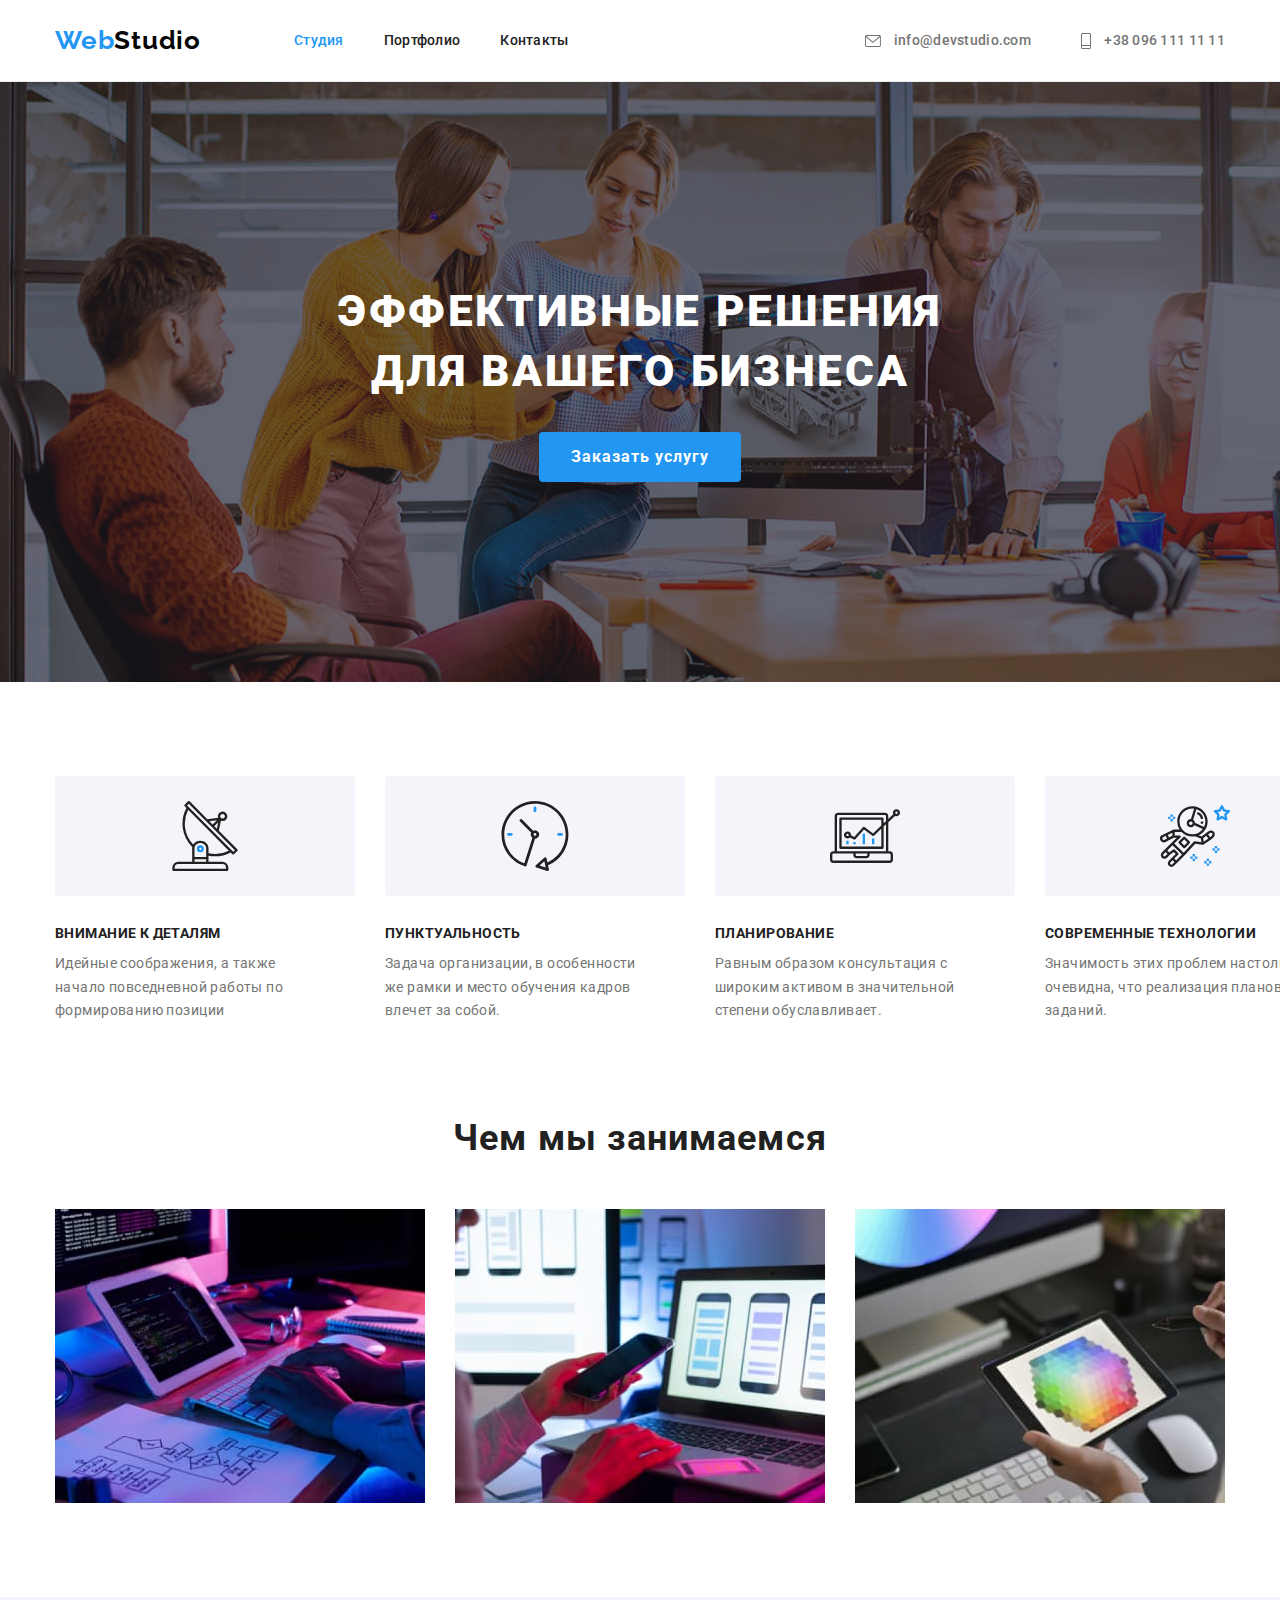
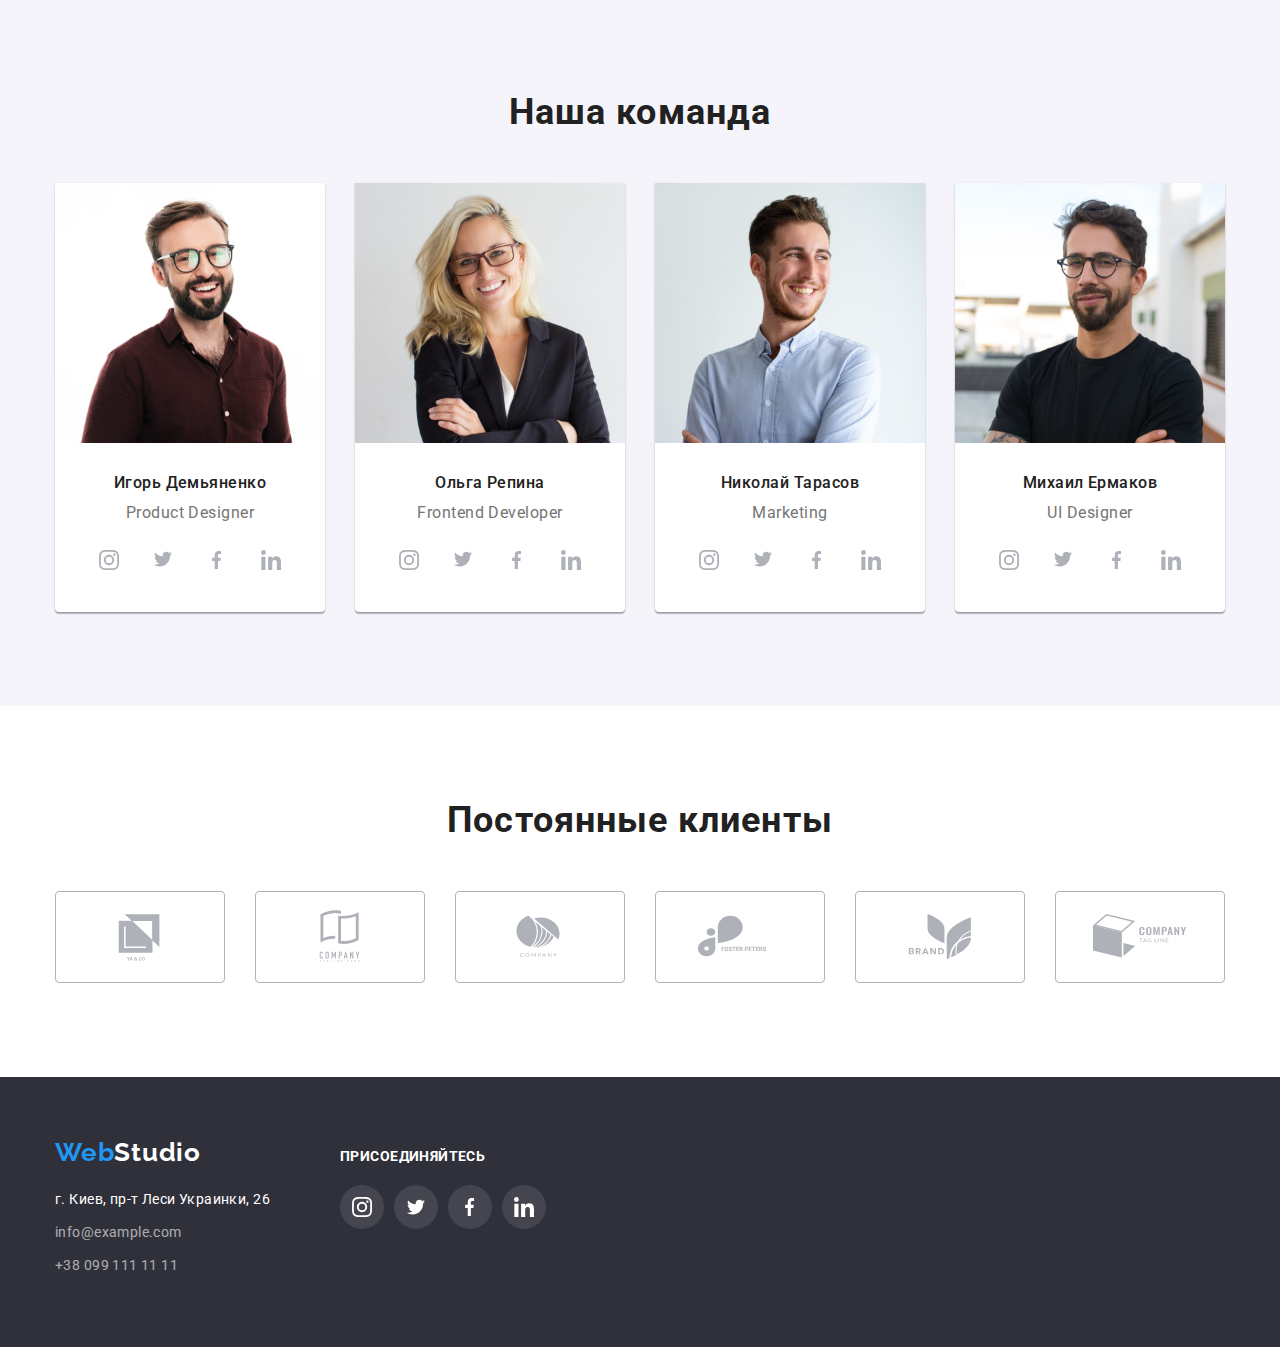
<file: index.html>
<!DOCTYPE html>

<html lang="ru">
  <head>
    <meta charset="UTF-8" />
    <meta http-equiv="X-UA-Compatible" content="IE=edge" />
    <meta name="viewport" content="width=device-width, initial-scale=1.0" />
    <title lang="ru">Студия</title>
    <link rel="preconnect" href="https://fonts.googleapis.com" />
    <link rel="preconnect" href="https://fonts.gstatic.com" crossorigin />
    <link
      href="https://fonts.googleapis.com/css2?family=Raleway:wght@700&family=Roboto:wght@400;500;700;900&display=swap"
      rel="stylesheet"
    />
    <link
      rel="stylesheet"
      href="https://cdn.jsdelivr.net/npm/modern-normalize@1.1.0/modern-normalize.min.css"
    />
    <link rel="stylesheet" href="./css/styles.css" />
  </head>
  <body>
    <header class="header">
      <div class="container page-header-container">
        <nav class="header-nav">
          <a href="./index.html" class="header-logo"
            >Web<span class="dark-logo">Studio</span></a
          >
          <ul class="header-list">
            <li class="header-item">
              <a href="./index.html" class="header-link current">Студия</a>
            </li>
            <li class="header-item">
              <a href="./portfolio.html" class="header-link">Портфолио</a>
            </li>
            <li class="header-item">
              <a href="./index.html" class="header-link">Контакты</a>
            </li>
          </ul>
        </nav>
        <ul class="contact-list">
          <li class="contact-item">
            <a href="mailto:info@devstudio.com" class="contact-link">
              <svg class="mail-icon" width="16" height="12">
                <use href="./images/sprite.svg#icon-mail"></use>
              </svg>
              info@devstudio.com</a
            >
          </li>
          <li class="contact-item">
            <a href="tel:+380961111111" class="contact-link">
              <svg class="phone-icon" width="10" height="16">
                <use href="./images/sprite.svg#icon-phone"></use>
              </svg>
              +38 096 111 11 11</a
            >
          </li>
        </ul>
      </div>
    </header>
    <main>
      <section class="hero">
        <div class="container">
          <h1 class="hero-title">
            Эффективные решения<br />для вашего бизнеса
          </h1>
          <button type="button" class="hero-button">Заказать услугу</button>
        </div>
      </section>
      <section class="features">
        <div class="container">
          <h2 class="visually-hidden">Особенности</h2>
          <ul class="features-list">
            <li class="features-item">
              <div class="wrapper">
                <svg class="photo-features-icon" width="70" height="70">
                  <use href="./images/sprite.svg#icon-antenna"></use>
                </svg>
              </div>
              <h3 class="features-title">Внимание к деталям</h3>
              <p class="features-text">
                Идейные соображения, а также начало повседневной работы по
                формированию позиции
              </p>
            </li>
            <li class="features-item">
              <div class="wrapper">
                <svg class="photo-features-icon" width="70" height="70">
                  <use href="./images/sprite.svg#icon-clock"></use>
                </svg>
              </div>
              <h3 class="features-title">Пунктуальность</h3>
              <p class="features-text">
                Задача организации, в особенности же рамки и место обучения
                кадров влечет за собой.
              </p>
            </li>
            <li class="features-item">
              <div class="wrapper">
                <svg class="photo-features-icon" width="70" height="70">
                  <use href="./images/sprite.svg#icon-diagram"></use>
                </svg>
              </div>
              <h3 class="features-title">Планирование</h3>
              <p class="features-text">
                Равным образом консультация с широким активом в значительной
                степени обуславливает.
              </p>
            </li>
            <li class="features-item">
              <div class="wrapper">
                <svg class="photo-features-icon" width="70" height="70">
                  <use href="./images/sprite.svg#icon-astronaut"></use>
                </svg>
              </div>
              <h3 class="features-title">Современные технологии</h3>
              <p class="features-text">
                Значимость этих проблем настолько очевидна, что реализация
                плановых заданий.
              </p>
            </li>
          </ul>
        </div>
      </section>
      <section class="activity">
        <div class="container">
          <h2 class="activity-title">Чем мы занимаемся</h2>
          <ul class="activity-list">
            <li class="activity-item">
              <img
                class="activity-img"
                src="./images/other1.jpg"
                alt="Мужчина печатает на клавиатуре"
                width="370"
                height="294"
              />
            </li>
            <li class="activity-item">
              <img
                class="activity-img"
                src="./images/other2.jpg"
                alt="Женщина печатает на ноутбуке"
                width="370"
                height="294"
              />
            </li>
            <li class="activity-item">
              <img
                class="activity-img"
                src="./images/other3.jpg"
                alt="Планшет с изображением шестиугольника"
                width="370"
                height="294"
              />
            </li>
          </ul>
        </div>
      </section>
      <section class="team">
        <div class="container">
          <h2 class="team-title">Наша команда</h2>
          <ul class="team-list">
            <li class="team-item">
              <img
                class="team-img"
                src="./images/ihor_demyanenko.jpg"
                alt="Игорь Демьяненко"
                width="270"
                height="260"
              />
              <div class="team-list-content-wrapper">
                <h3 class="team-name">Игорь Демьяненко</h3>
                <p lang="en" class="team-text">Product Designer</p>
                <ul class="social-list list">
                  <li class="social-list-item">
                    <a href="" class="social-list-link">
                      <svg class="social-list-icon" width="20" height="20">
                        <use href="./images/sprite.svg#icon-instagram"></use>
                      </svg>
                    </a>
                  </li>
                  <li class="social-list-item">
                    <a href="" class="social-list-link">
                      <svg class="social-list-icon" width="20" height="16.25">
                        <use href="./images/sprite.svg#icon-twitter"></use>
                      </svg>
                    </a>
                  </li>
                  <li class="social-list-item">
                    <a href="" class="social-list-link">
                      <svg class="social-list-icon" width="10" height="20">
                        <use href="./images/sprite.svg#icon-facebook"></use>
                      </svg>
                    </a>
                  </li>
                  <li class="social-list-item">
                    <a href="" class="social-list-link">
                      <svg class="social-list-icon" width="20" height="20">
                        <use href="./images/sprite.svg#icon-linkedin"></use>
                      </svg>
                    </a>
                  </li>
                </ul>
              </div>
            </li>
            <li class="team-item">
              <img
                class="team-img"
                src="./images/olha_repina.jpg"
                alt="Ольга Репина"
                width="270"
                height="260"
              />
              <div class="team-list-content-wrapper">
                <h3 class="team-name">Ольга Репина</h3>
                <p lang="en" class="team-text">Frontend Developer</p>
                <ul class="social-list list">
                  <li class="social-list-item">
                    <a href="" class="social-list-link">
                      <svg class="social-list-icon" width="20" height="20">
                        <use href="./images/sprite.svg#icon-instagram"></use>
                      </svg>
                    </a>
                  </li>
                  <li class="social-list-item">
                    <a href="" class="social-list-link">
                      <svg class="social-list-icon" width="20" height="16.25">
                        <use href="./images/sprite.svg#icon-twitter"></use>
                      </svg>
                    </a>
                  </li>
                  <li class="social-list-item">
                    <a href="" class="social-list-link">
                      <svg class="social-list-icon" width="10" height="20">
                        <use href="./images/sprite.svg#icon-facebook"></use>
                      </svg>
                    </a>
                  </li>
                  <li class="social-list-item">
                    <a href="" class="social-list-link">
                      <svg class="social-list-icon" width="20" height="20">
                        <use href="./images/sprite.svg#icon-linkedin"></use>
                      </svg>
                    </a>
                  </li>
                </ul>
              </div>
            </li>
            <li class="team-item">
              <img
                class="team-img"
                src="./images/mykola_tarasov.jpg"
                alt="Николай Тарасов"
                width="270"
                height="260"
              />
              <div class="team-list-content-wrapper">
                <h3 class="team-name">Николай Тарасов</h3>
                <p lang="en" class="team-text">Marketing</p>
                <ul class="social-list list">
                  <li class="social-list-item">
                    <a href="" class="social-list-link">
                      <svg class="social-list-icon" width="20" height="20">
                        <use href="./images/sprite.svg#icon-instagram"></use>
                      </svg>
                    </a>
                  </li>
                  <li class="social-list-item">
                    <a href="" class="social-list-link">
                      <svg class="social-list-icon" width="20" height="16.25">
                        <use href="./images/sprite.svg#icon-twitter"></use>
                      </svg>
                    </a>
                  </li>
                  <li class="social-list-item">
                    <a href="" class="social-list-link">
                      <svg class="social-list-icon" width="10" height="20">
                        <use href="./images/sprite.svg#icon-facebook"></use>
                      </svg>
                    </a>
                  </li>
                  <li class="social-list-item">
                    <a href="" class="social-list-link">
                      <svg class="social-list-icon" width="20" height="20">
                        <use href="./images/sprite.svg#icon-linkedin"></use>
                      </svg>
                    </a>
                  </li>
                </ul>
              </div>
            </li>
            <li class="team-item">
              <img
                class="team-img"
                src="./images/mykhailo_yermakov.jpg"
                alt="Михаил Ермаков"
                width="270"
                height="260"
              />
              <div class="team-list-content-wrapper">
                <h3 class="team-name">Михаил Ермаков</h3>
                <p lang="en" class="team-text">UI Designer</p>
                <ul class="social-list list">
                  <li class="social-list-item">
                    <a href="" class="social-list-link">
                      <svg class="social-list-icon" width="20" height="20">
                        <use href="./images/sprite.svg#icon-instagram"></use>
                      </svg>
                    </a>
                  </li>
                  <li class="social-list-item">
                    <a href="" class="social-list-link">
                      <svg class="social-list-icon" width="20" height="16.25">
                        <use href="./images/sprite.svg#icon-twitter"></use>
                      </svg>
                    </a>
                  </li>
                  <li class="social-list-item">
                    <a href="" class="social-list-link">
                      <svg class="social-list-icon" width="10" height="20">
                        <use href="./images/sprite.svg#icon-facebook"></use>
                      </svg>
                    </a>
                  </li>
                  <li class="social-list-item">
                    <a href="" class="social-list-link">
                      <svg class="social-list-icon" width="20" height="20">
                        <use href="./images/sprite.svg#icon-linkedin"></use>
                      </svg>
                    </a>
                  </li>
                </ul>
              </div>
            </li>
          </ul>
        </div>
      </section>
      <section class="customers">
        <div class="container">
          <h2 class="customers-title">Постоянные клиенты</h2>
          <ul class="customers-list">
            <li class="customers-item">
              <a href="" class="customers-link">
                <svg class="customers-icon" width="106" height="60">
                  <use href="./images/sprite.svg#icon-yaco"></use>
                </svg>
              </a>
            </li>
            <li class="customers-item">
              <a href="" class="customers-link">
                <svg class="customers-icon" width="106" height="60">
                  <use href="./images/sprite.svg#icon-fagling-here"></use>
                </svg>
              </a>
            </li>
            <li class="customers-item">
              <a href="" class="customers-link">
                <svg class="customers-icon" width="106" height="60">
                  <use href="./images/sprite.svg#icon-company"></use>
                </svg>
              </a>
            </li>
            <li class="customers-item">
              <a href="" class="customers-link">
                <svg class="customers-icon" width="106" height="60">
                  <use href="./images/sprite.svg#icon-foster-peters"></use>
                </svg>
              </a>
            </li>
            <li class="customers-item">
              <a href="" class="customers-link">
                <svg class="customers-icon" width="106" height="60">
                  <use href="./images/sprite.svg#icon-brand"></use>
                </svg>
              </a>
            </li>
            <li class="customers-item">
              <a href="" class="customers-link">
                <svg class="customers-icon" width="106" height="60">
                  <use href="./images/sprite.svg#icon-tag-line"></use>
                </svg>
              </a>
            </li>
          </ul>
        </div>
      </section>
    </main>
    <footer class="footer">
      <div class="footer-container">
        <div class="page-footer-container">
          <a href="./index.html" class="footer-logo footer-theme-dark"
            >Web<span class="light-logo">Studio</span></a
          >
          <address class="address">
            <ul class="footer-list">
              <li class="footer-item">
                <a
                  href="https://goo.gl/maps/wUQXQDukjgNMTirY6"
                  target="_blank"
                  rel="noopener norefferer"
                  class="footer-address"
                  >г. Киев, пр-т Леси Украинки, 26</a
                >
              </li>
              <li class="footer-item">
                <a href="mailto:info@devstudio.com" class="footer-link"
                  >info@example.com</a
                >
              </li>
              <li class="footer-item">
                <a href="tel:+380991111111" class="footer-link"
                  >+38 099 111 11 11</a
                >
              </li>
            </ul>
          </address>
        </div>
        <div class="social">
          <h3 class="social-title">Присоединяйтесь</h3>
          <ul class="social-list list">
            <li class="social-list-item">
              <a href="" class="social-list-link">
                <svg class="social-list-icon" width="20" height="20">
                  <use href="./images/sprite.svg#icon-instagram"></use>
                </svg>
              </a>
            </li>
            <li class="social-list-item">
              <a href="" class="social-list-link">
                <svg class="social-list-icon" width="20" height="16.25">
                  <use href="./images/sprite.svg#icon-twitter"></use>
                </svg>
              </a>
            </li>
            <li class="social-list-item">
              <a href="" class="social-list-link">
                <svg class="social-list-icon" width="10" height="20">
                  <use href="./images/sprite.svg#icon-facebook"></use>
                </svg>
              </a>
            </li>
            <li class="social-list-item">
              <a href="" class="social-list-link">
                <svg class="social-list-icon" width="20" height="20">
                  <use href="./images/sprite.svg#icon-linkedin"></use>
                </svg>
              </a>
            </li>
          </ul>
        </div>
      </div>
    </footer>
  </body>
</html>
</file>
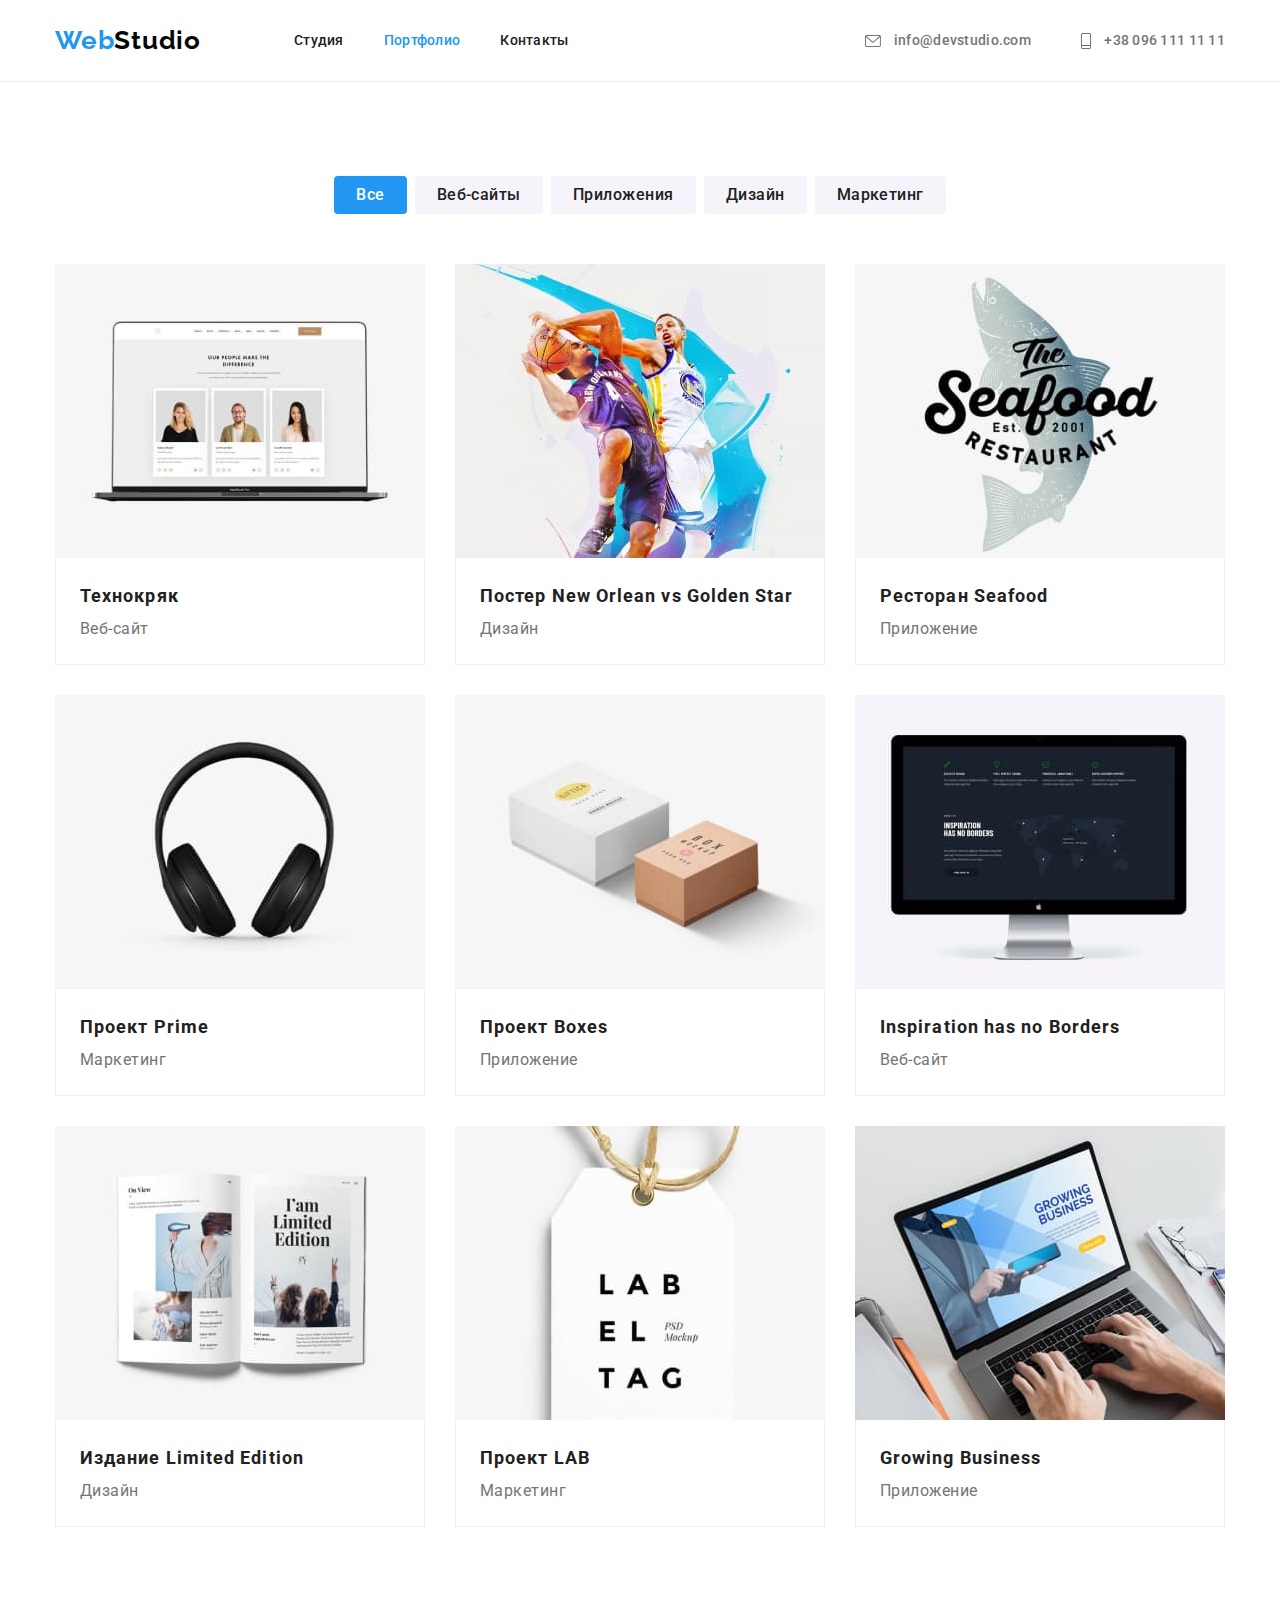
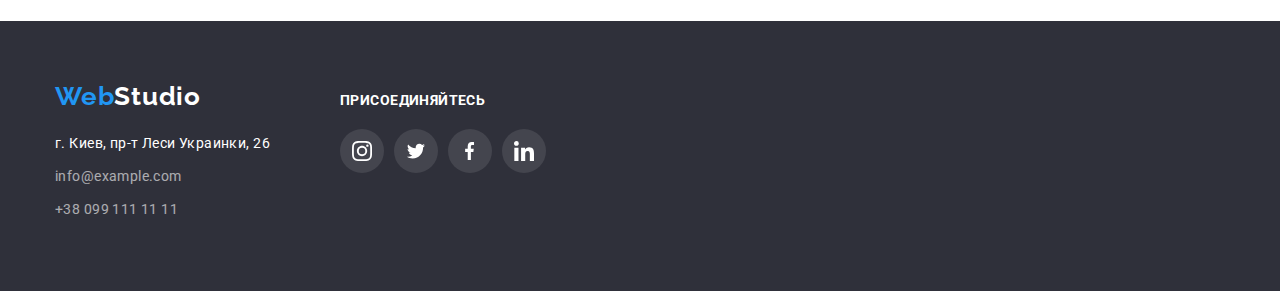
<file: portfolio.html>
<!DOCTYPE html>
<html lang="ru">
  <head>
    <meta charset="UTF-8" />
    <meta http-equiv="X-UA-Compatible" content="IE=edge" />
    <meta name="viewport" content="width=device-width, initial-scale=1.0" />
    <title>Portfolio</title>
    <link rel="preconnect" href="https://fonts.googleapis.com" />
    <link rel="preconnect" href="https://fonts.gstatic.com" crossorigin />
    <link
      href="https://fonts.googleapis.com/css2?family=Raleway:wght@700&family=Roboto:wght@400;500;700;900&display=swap"
      rel="stylesheet"
    />
    <link
      rel="stylesheet"
      href="https://cdn.jsdelivr.net/npm/modern-normalize@1.1.0/modern-normalize.min.css"
    />
    <link rel="stylesheet" href="./css/styles.css" />
  </head>
  <body>
    <header class="header">
      <div class="container page-header-container">
        <nav class="header-nav">
          <a href="./index.html" class="header-logo"
            >Web<span class="dark-logo">Studio</span></a
          >
          <ul class="header-list">
            <li class="header-item">
              <a href="./index.html" class="header-link">Студия</a>
            </li>
            <li class="header-item">
              <a href="./portfolio.html" class="header-link current"
                >Портфолио</a
              >
            </li>
            <li class="header-item">
              <a href="./index.html" class="header-link">Контакты</a>
            </li>
          </ul>
        </nav>
        <ul class="contact-list">
          <li class="contact-item">
            <a href="mailto:info@devstudio.com" class="contact-link">
              <svg class="mail-icon" width="16" height="12">
                <use href="./images/sprite.svg#icon-mail"></use>
              </svg>
              info@devstudio.com</a
            >
          </li>
          <li class="contact-item">
            <a href="tel:+380961111111" class="contact-link">
              <svg class="phone-icon" width="10" height="16">
                <use href="./images/sprite.svg#icon-phone"></use>
              </svg>
              +38 096 111 11 11</a
            >
          </li>
        </ul>
      </div>
    </header>
    <main>
      <section class="section">
        <h1 class="visually-hidden">Портфолио</h1>
        <div class="button-container">
          <ul class="button-list">
            <li class="button-item">
              <button type="button" class="button current">Все</button>
            </li>
            <li class="button-item">
              <button type="button" class="button">Веб-сайты</button>
            </li>
            <li class="button-item">
              <button type="button" class="button">Приложения</button>
            </li>
            <li class="button-item">
              <button type="button" class="button">Дизайн</button>
            </li>
            <li class="button-item">
              <button type="button" class="button">Маркетинг</button>
            </li>
          </ul>
        </div>
        <div class="container">
          <ul class="work-list">
            <li class="work-item">
              <img
                class="work-img"
                src="./images/portfolio/portfolio1.jpg"
                alt="Веб-сайт"
                width="370"
                height="294"
              />
              <div class="work-item-content-wrapper">
                <h2 class="work-name">Технокряк</h2>
                <p class="work-text">Веб-сайт</p>
              </div>
            </li>
            <li class="work-item">
              <img
                class="work-img"
                src="./images/portfolio/portfolio2.jpg"
                alt="Постер"
                width="370"
                height="294"
              />
              <div class="work-item-content-wrapper">
                <h2 class="work-name">Постер New Orlean vs Golden Star</h2>
                <p class="work-text">Дизайн</p>
              </div>
            </li>
            <li class="work-item">
              <img
                class="work-img"
                src="./images/portfolio/portfolio3.jpg"
                alt="Лого компании"
                width="370"
                height="294"
              />
              <div class="work-item-content-wrapper">
                <h2 class="work-name">Ресторан Seafood</h2>
                <p class="work-text">Приложение</p>
              </div>
            </li>
            <li class="work-item">
              <img
                class="work-img"
                src="./images/portfolio/portfolio4.jpg"
                alt="Наушники"
                width="370"
                height="294"
              />
              <div class="work-item-content-wrapper">
                <h2 class="work-name">Проект Prime</h2>
                <p class="work-text">Маркетинг</p>
              </div>
            </li>
            <li class="work-item">
              <img
                class="work-img"
                src="./images/portfolio/portfolio5.jpg"
                alt="Коробки"
                width="370"
                height="294"
              />
              <div class="work-item-content-wrapper">
                <h2 class="work-name">Проект Boxes</h2>
                <p class="work-text">Приложение</p>
              </div>
            </li>
            <li class="work-item">
              <img
                class="work-img"
                src="./images/portfolio/portfolio6.jpg"
                alt="Монитор"
                width="370"
                height="294"
              />
              <div class="work-item-content-wrapper">
                <h2 class="work-name">Inspiration has no Borders</h2>
                <p class="work-text">Веб-сайт</p>
              </div>
            </li>
            <li class="work-item">
              <img
                class="work-img"
                src="./images/portfolio/portfolio7.jpg"
                alt="Журнал"
                width="370"
                height="294"
              />
              <div class="work-item-content-wrapper">
                <h2 class="work-name">Издание Limited Edition</h2>
                <p class="work-text">Дизайн</p>
              </div>
            </li>
            <li class="work-item">
              <img
                class="work-img"
                src="./images/portfolio/portfolio8.jpg"
                alt="Бирка"
                width="370"
                height="294"
              />
              <div class="work-item-content-wrapper">
                <h2 class="work-name">Проект LAB</h2>
                <p class="work-text">Маркетинг</p>
              </div>
            </li>
            <li class="work-item">
              <img
                class="work-img"
                src="./images/portfolio/portfolio9.jpg"
                alt="Ноутбук"
                width="370"
                height="294"
              />
              <div class="work-item-content-wrapper">
                <h2 class="work-name">Growing Business</h2>
                <p class="work-text">Приложение</p>
              </div>
            </li>
          </ul>
        </div>
      </section>
    </main>
    <footer class="footer">
      <div class="footer-container">
        <div class="page-footer-container">
          <a href="./index.html" class="footer-logo footer-theme-dark"
            >Web<span class="light-logo">Studio</span></a
          >
          <address class="address">
            <ul class="footer-list">
              <li class="footer-item">
                <a
                  href="https://goo.gl/maps/wUQXQDukjgNMTirY6"
                  target="_blank"
                  rel="noopener norefferer"
                  class="footer-address"
                  >г. Киев, пр-т Леси Украинки, 26</a
                >
              </li>
              <li class="footer-item">
                <a href="mailto:info@devstudio.com" class="footer-link"
                  >info@example.com</a
                >
              </li>
              <li class="footer-item">
                <a href="tel:+380991111111" class="footer-link"
                  >+38 099 111 11 11</a
                >
              </li>
            </ul>
          </address>
        </div>
        <div class="social">
          <h3 class="social-title">Присоединяйтесь</h3>
          <ul class="social-list list">
            <li class="social-list-item">
              <a href="" class="social-list-link">
                <svg class="social-list-icon" width="20" height="20">
                  <use href="./images/sprite.svg#icon-instagram"></use>
                </svg>
              </a>
            </li>
            <li class="social-list-item">
              <a href="" class="social-list-link">
                <svg class="social-list-icon" width="20" height="16.25">
                  <use href="./images/sprite.svg#icon-twitter"></use>
                </svg>
              </a>
            </li>
            <li class="social-list-item">
              <a href="" class="social-list-link">
                <svg class="social-list-icon" width="10" height="20">
                  <use href="./images/sprite.svg#icon-facebook"></use>
                </svg>
              </a>
            </li>
            <li class="social-list-item">
              <a href="" class="social-list-link">
                <svg class="social-list-icon" width="20" height="20">
                  <use href="./images/sprite.svg#icon-linkedin"></use>
                </svg>
              </a>
            </li>
          </ul>
        </div>
      </div>
    </footer>
  </body>
</html>
</file>
<file: css/styles.css>
:root {
  --primary-font: "Roboto", sans-serif;
  --secondary-font: "Raleway", sans-serif;
  --accent-color: #2196f3;
  --primary-text-color: #757575;
  --primary-bg-color: #ffffff;
  --secondary-bg-color: #2f303a;
  --tertiary-font: #212121;
}
h1,
h2,
h3,
h4,
p {
  margin-top: 0;
  margin-bottom: 0;
}
ul,
ol {
  margin-top: 0;
  margin-bottom: 0;
  padding-left: 0;
}
img {
  display: block;
}
button {
  cursor: pointer;
}
ul {
  list-style: none;
}
a {
  text-decoration: none;
}
.visually-hidden {
  position: absolute;
  width: 1px;
  height: 1px;
  margin: -1px;
  border: 0;
  padding: 0;
  clip: rect(0 0 0 0);
  overflow: hidden;
}
/* ==============COMPONENTS============== */

body {
  font-family: var(--primary-font);
  font-size: 14px;
  color: var(--primary-text-color);
}

.container {
  width: 1200px;
  margin-left: auto;
  margin-right: auto;
  padding-left: 15px;
  padding-right: 15px;
}

/* ==================HEADER=============== */
.header {
  border-bottom: 1px solid #ececec;
}
.page-header-container {
  display: flex;
  align-items: center;
}
.header-nav {
  display: flex;
  align-items: center;
}
.header-list {
  display: flex;
  align-items: center;
}

.header-logo {
  font-family: var(--secondary-font);
  font-weight: 700;
  font-size: 26px;
  line-height: 1.2;
  /* identical to box height */
  letter-spacing: 0.03em;

  color: var(--accent-color);
  margin-right: 93px;
  padding-top: 25px;
  padding-bottom: 25px;
}
.dark-logo {
  color: #060606;
}
.header-item:not(:last-child) {
  margin-right: 40px;
}
.header-link {
  font-family: var(--primary-font);
  padding: 32px 0;
  font-weight: 500;
  line-height: 1.14;
  letter-spacing: 0.02em;
  color: var(--tertiary-font);
}
.current {
  color: var(--accent-color);
}
.phone-icon {
  fill: var(--primary-text-color);
  margin-right: 10px;
  vertical-align: middle;
}

.mail-icon {
  fill: var(--primary-text-color);
  margin-right: 10px;
  vertical-align: middle;
}
.contact-link {
  font-family: var(--primary-font);
  font-weight: 500;
  line-height: 1.14;
  letter-spacing: 0.02em;
  color: var(--primary-text-color);
}
.contact-item:not(:last-child) {
  margin-right: 50px;
}
.header-link:hover,
.header-link:focus {
  color: var(--accent-color);
}
.contact-link:hover,
.contact-link:focus {
  color: var(--accent-color);
  stroke: var(--accent-color);
}
.contact-list {
  display: flex;
  align-items: center;
  margin-left: auto;
}
/* ===============/HEADER================= */
/* ==============HERO==================== */
.hero {
  background: var(--secondary-bg-color);
  max-width: 1600px;
  padding-top: 200px;
  padding-bottom: 200px;
  background-image: linear-gradient(
      rgba(47, 48, 58, 0.4),
      rgba(47, 48, 58, 0.4)
    ),
    url("../images/Img.jpg");
  background-size: cover;
  background-color: #c4c4c4;
}
.hero-title {
  min-width: 696px;
  font-family: var(--primary-font);
  font-weight: 900;
  font-size: 44px;
  line-height: 1.36;
  /* or 136% */
  text-transform: uppercase;

  letter-spacing: 0.06em;
  color: var(--primary-bg-color);
  text-align: center;
  margin-bottom: 30px;
}

.hero-button {
  min-width: 200px;
  padding-left: 32px;
  padding-right: 32px;
  padding-top: 10px;
  padding-bottom: 10px;
  font-family: var(--primary-font);
  font-weight: 700;
  font-size: 16px;
  line-height: 1.88;
  letter-spacing: 0.06em;
  background-color: var(--accent-color);
  color: var(--primary-bg-color);
  border-radius: 4px;
  border: var(--accent-color);
  display: block;
  margin: auto;
}
.hero-button:hover {
  background-color: #188ce8;
  color: var(--primary-bg-color);
}

/* ==================/HERO================= */

/* ===================FEATURES============= */
.features {
  padding-top: 94px;
  padding-bottom: 94px;
}
.features-title {
  min-width: 270px;
  font-family: var(--primary-font);
  font-size: 14px;
  font-weight: 700;
  line-height: 1.14;
  letter-spacing: 0.03em;
  text-transform: uppercase;
  color: var(--tertiary-font);
  margin-bottom: 10px;
}
.features-list {
  display: flex;
}
.features-item {
  margin-right: 30px;
}
.features-text {
  min-width: 270px;
  margin-right: 30px;
  font-family: "Roboto";
  font-weight: 400;
  line-height: 1.7;
  /* or 171% */

  letter-spacing: 0.03em;

  color: var(--primary-text-color);
}
.wrapper:not(:last-child) {
  height: 120px;
  display: flex;
  align-items: center;
  justify-content: center;
  flex-direction: column;
  border-radius: 4px;
  background-color: #f5f4fa;
  margin-bottom: 30px;
}
/* ===================/FEATURES================= */
/* ================ACTIVITY================= */
.activity {
  padding-bottom: 94px;
}
.activity-title {
  min-width: 362px;
  margin-bottom: 50px;
  font-family: var(--primary-font);
  font-weight: 700;
  font-size: 36px;
  line-height: 1.17;
  text-align: center;
  letter-spacing: 0.03em;

  color: var(--tertiary-font);
}
.activity-list {
  display: flex;
  justify-content: space-between;
}
/* ====================/ACTIVITY============== */
/* =======================TEAM================ */
.team {
  padding-top: 94px;
  padding-bottom: 94px;
  background-color: #f5f4fa;
}
.team-item {
  background-color: var(--primary-bg-color);
  box-shadow: 0px 1px 3px rgba(0, 0, 0, 0.12), 0px 1px 1px rgba(0, 0, 0, 0.14),
    0px 2px 1px rgba(0, 0, 0, 0.2);
  border-radius: 0px 0px 4px 4px;
}
.team-title {
  margin-bottom: 50px;
  font-family: var(--primary-font);
  font-weight: 700;
  font-size: 36px;
  line-height: 1.17;
  text-align: center;
  letter-spacing: 0.03em;

  color: var(--tertiary-font);
}
.team-list {
  display: flex;
  flex-wrap: wrap;
  gap: 30px;
}
.team-list-content-wrapper {
  padding-bottom: 30px;
  padding-top: 30px;
}
.team-name {
  font-family: var(--primary-font);
  font-weight: 500;
  font-size: 16px;
  line-height: 1.19;
  /* identical to box height */
  margin-bottom: 10px;

  text-align: center;
  letter-spacing: 0.03em;

  color: var(--tertiary-font);
}

.team-text {
  font-weight: 400;
  font-size: 16px;
  line-height: 1.19;
  /* identical to box height */

  text-align: center;
  letter-spacing: 0.03em;

  color: var(--primary-text-color);
  margin-bottom: 16px;
}
.social-list {
  display: flex;
  justify-content: center;
  gap: 10px;
}
.social-list-link {
  display: flex;
  justify-content: center;
  align-items: center;
  width: 44px;
  height: 44px;
  border-radius: 50%;
  background-color: var(--primary-bg-color);
}
.social-list-link:hover,
.social-list-link:focus {
  background-color: var(--accent-color);
}
.social-list-link:hover .social-list-icon,
.social-list-link:focus .social-list-icon {
  fill: var(--primary-bg-color);
}

.social-list-icon {
  fill: #afb1b8;
}

.social .social-list-icon {
  fill: var(--primary-bg-color);
}
/* ====================/TEAM==================== */
/* ====================CUSTOMERS==================== */
.customers {
  padding-top: 94px;
  padding-bottom: 94px;
}
.customers-title {
  margin-bottom: 50px;
  font-family: "Roboto";
  font-style: normal;
  font-weight: 700;
  font-size: 36px;
  line-height: 1.16;
  text-align: center;
  letter-spacing: 0.03em;

  color: var(--tertiary-font);
}
.customers-list {
  display: flex;
  justify-content: center;
  gap: 30px;
}
.customers-link {
  display: flex;
  justify-content: center;
  align-items: center;
  width: 170px;
  height: 92px;
  border: 1px solid #afb1b8;
  border-radius: 4px;
}
.customers-icon {
  fill: #afb1b8;
}
.customers-link:hover .customers-icon,
.customers-link:focus .customers-icon {
  fill: var(--accent-color);
}
.customers-link:hover,
.customers-link:focus {
  border: 1px solid #2196f3;
}
/* ================/CUSTOMERS==================== */
/* =============PORTFOLIO======================= */
.button-list {
  display: flex;
  justify-content: center;
  margin-bottom: 50px;
}
.button-item:not(:last-child) {
  margin-right: 8px;
}
.button {
  padding-left: 22px;
  padding-right: 22px;
  padding-top: 6px;
  padding-bottom: 6px;
  border-radius: 4px;
  border: var(--accent-color);
  font-family: "Roboto";
  font-weight: 500;
  font-size: 16px;
  line-height: 1.6;
  /* identical to box height, or 162% */
  letter-spacing: 0.03em;

  color: var(--tertiary-font);
  background: #f5f4fa;
  cursor: pointer;
}
.button:hover,
.button:focus {
  color: var(--primary-bg-color);
  background-color: var(--accent-color);
}
button.current {
  color: var(--primary-bg-color);
  background: var(--accent-color);
}
.work-list {
  display: flex;
  flex-wrap: wrap;
  gap: 30px;
}
.work-name {
  font-family: "Roboto";
  font-weight: 700;
  font-size: 18px;
  line-height: 2;
  /* identical to box height, or 200% */
  letter-spacing: 0.06em;
  color: var(--tertiary-font);
  border-bottom: 4px;
}
.work-item-content-wrapper {
  padding: 20px 24px;
  border: 1px solid #eeeeee;
  border-top: 0;
}
.work-item:hover {
  box-shadow: 0px 1px 1px rgba(0, 0, 0, 0.12), 0px 4px 4px rgba(0, 0, 0, 0.06),
    1px 4px 6px rgba(0, 0, 0, 0.16);
}
.work-text {
  font-family: "Roboto";
  font-weight: 400;
  font-size: 16px;
  line-height: 1.88;
  /* identical to box height, or 188% */

  letter-spacing: 0.03em;
}
.section {
  padding-top: 94px;
  padding-bottom: 94px;
}
/* ================/PORTFOLIO================== */
/* ==================FOOTER==================== */
.footer-theme-dark {
  font-family: var(--secondary-font);
  font-weight: 700;
  font-size: 26px;
  line-height: 1.2;
  /* identical to box height */

  letter-spacing: 0.03em;

  color: var(--accent-color);
}
.footer {
  background: var(--secondary-bg-color);
  padding-top: 60px;
  padding-bottom: 60px;
}
.footer-container {
  width: 1200px;
  margin-left: auto;
  margin-right: auto;
  padding-left: 15px;
  padding-right: 15px;
  display: flex;
}
.page-footer-container {
  margin-right: 70px;
}
.light-logo {
  color: var(--primary-bg-color);
}
.footer-list {
  margin-top: 20px;
}
.footer-link {
  font-family: var(--primary-font);
  font-style: normal;
  font-weight: 400;
  line-height: 1.7;
  /* or 171% */
  letter-spacing: 0.03em;
  color: var(--primary-bg-color);
  opacity: 0.6;
}
.footer-address {
  color: rgba(255, 255, 255, 1);
  font-style: normal;
}
.footer-item {
  font-family: var(--primary-font);
  margin-bottom: 9px;
  font-weight: 400;
  line-height: 1.7;
  /* or 171% */
  letter-spacing: 0.03em;
  color: rgba(255, 255, 255, 0, 6);
}
.footer-link:hover,
.footer-link:focus {
  color: var(--accent-color);
}
.social-title {
  font-family: "Roboto";
  font-style: normal;
  font-weight: 700;
  font-size: 14px;
  line-height: 1.14;
  letter-spacing: 0.03em;
  text-transform: uppercase;
  color: var(--primary-bg-color);
  margin-bottom: 20px;
}
.social {
  padding-top: 12px;
}
.social .social-list-link {
  background-color: rgba(255, 255, 255, 0.1);
}
.social .social-list-link:hover,
.social .social-list-link:focus {
  background-color: var(--accent-color);
}
/* ==========================/FOOTER===================== */
</file>
